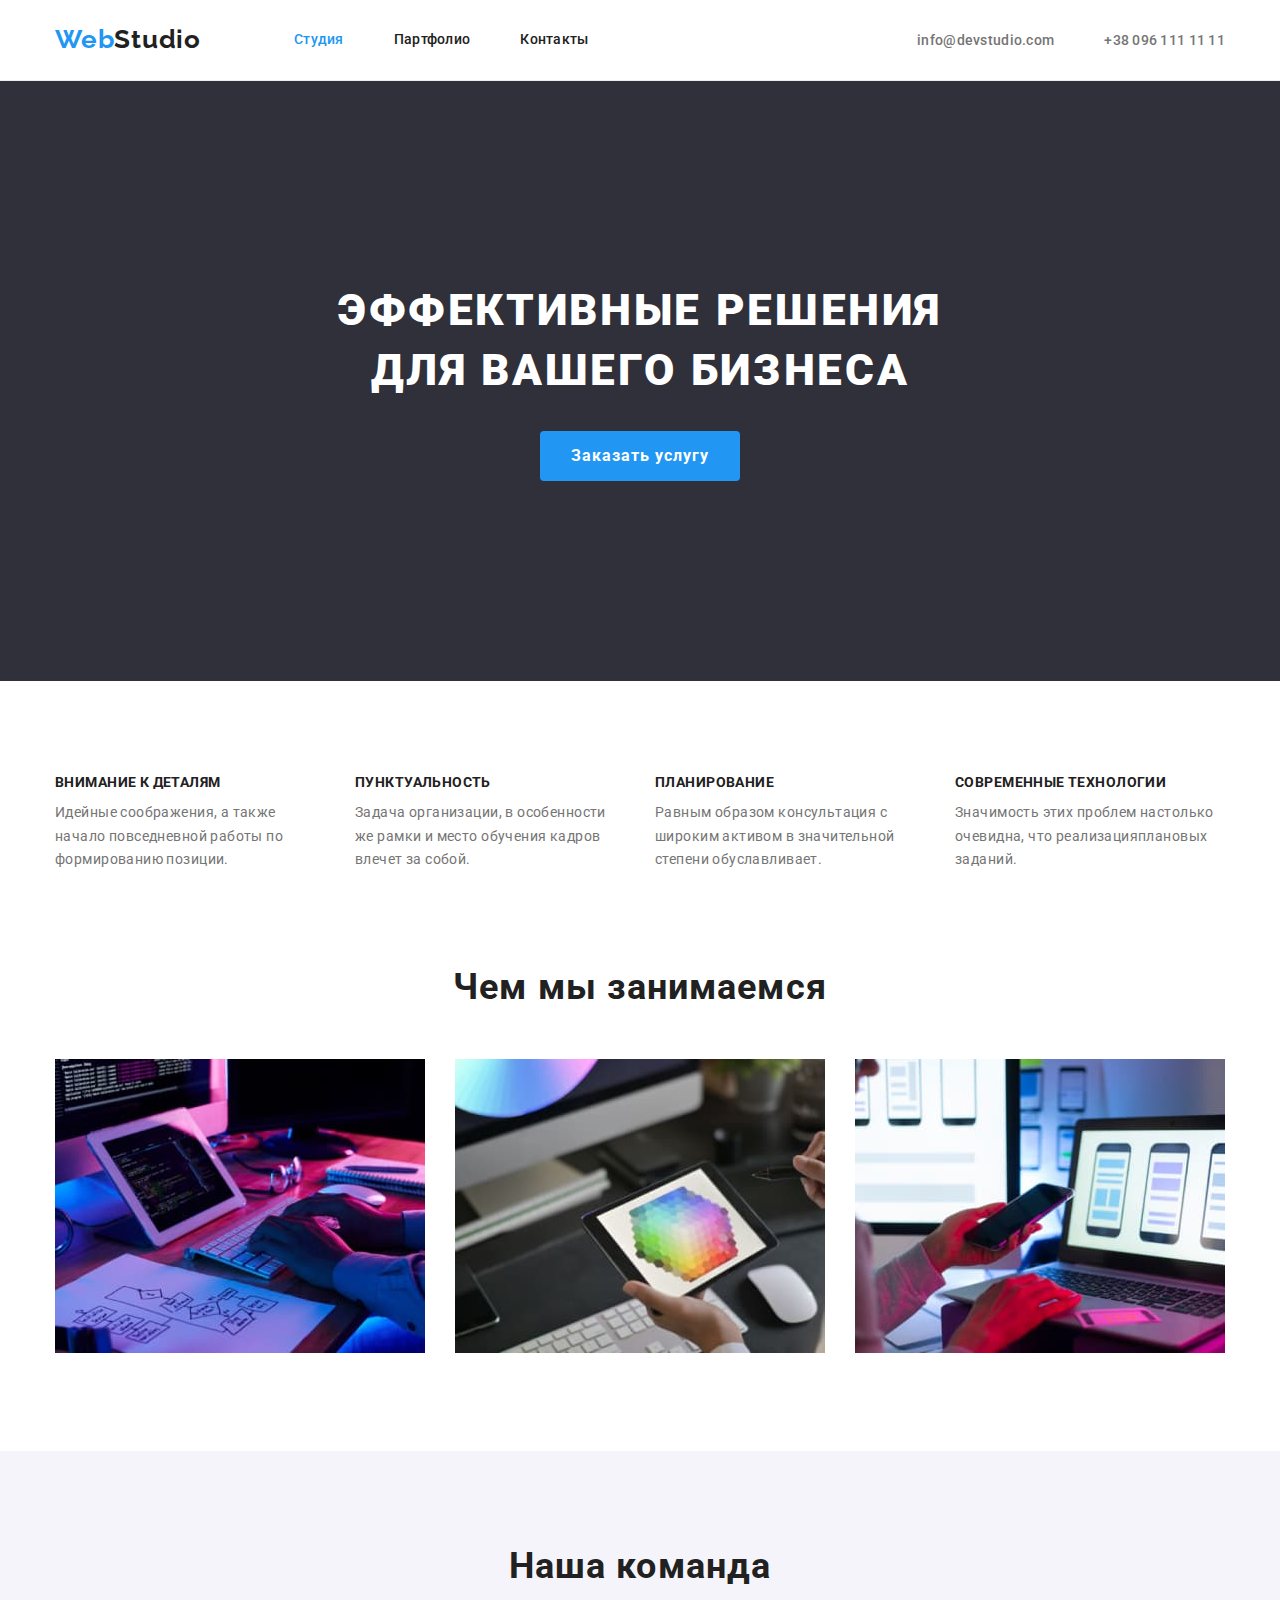
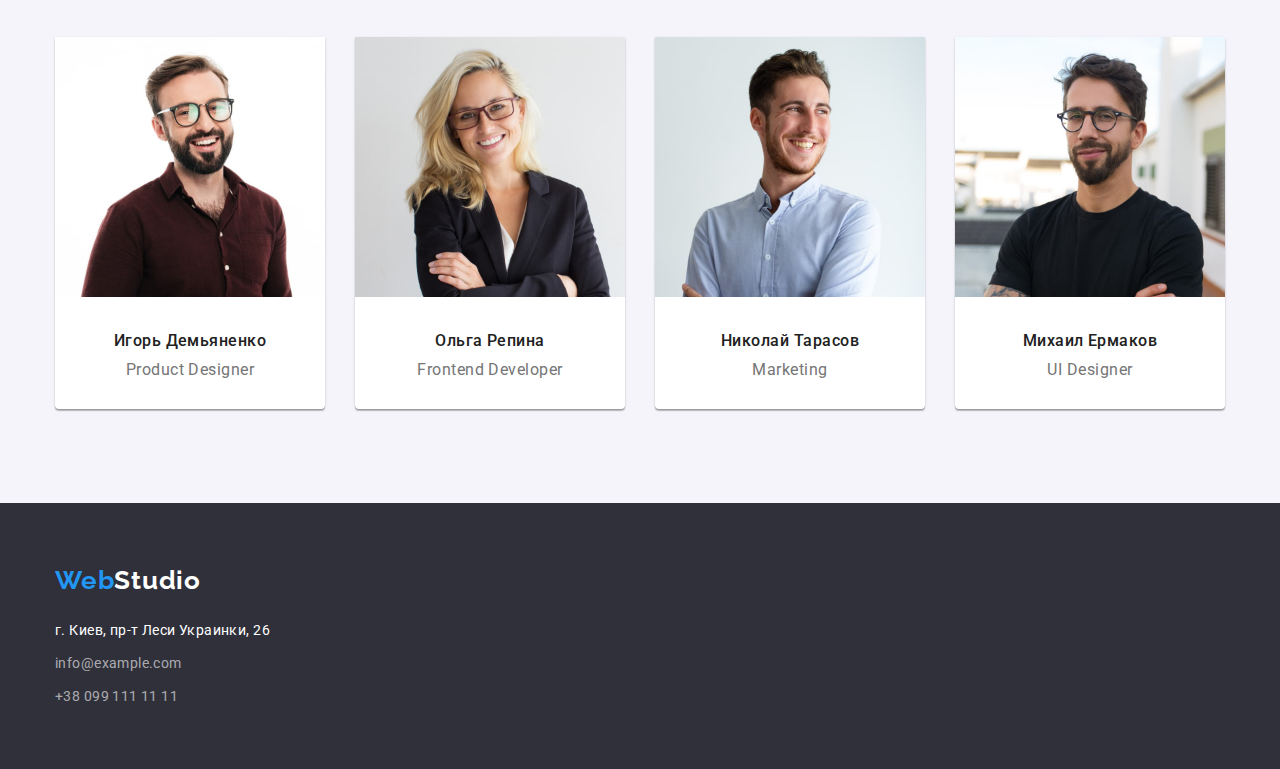
<file: index.html>
<!DOCTYPE html>
<html lang="ru">
  <head>
    <meta charset="UTF-8" />
    <meta http-equiv="X-UA-Compatible" content="IE=edge" />
    <meta name="viewport" content="width=device-width, initial-scale=1.0" />
    <title>Studio</title>

    <!--Normalize-->
    <link
      rel="stylesheet"
      href="https://cdn.jsdelivr.net/npm/modern-normalize@1.1.0/modern-normalize.min.css"
    />

    <!--Castom styles-->
    <link rel="stylesheet" href="./css/styles.css" />

    <!--Fonts-->
    <link rel="preconnect" href="https://fonts.googleapis.com" />
    <link rel="preconnect" href="https://fonts.gstatic.com" crossorigin />
    <link
      href="https://fonts.googleapis.com/css2?family=Raleway:wght@700&family=Roboto:wght@400;500;700;900&display=swap"
      rel="stylesheet"
    />
  </head>

  <body>
    <!--Header-->
    <header class="header">
      <div class="header-container container">
        <!--Novigations-->
        <a class="header-logo link" href="./index.html">
          <span class="logo-span"> Web</span>Studio</a
        >
        <nav>
          <ul class="navigation-list list">
            <li class="navigation-item">
              <a class="navigation-current link" href="./index.html">Студия</a>
            </li>
            <li class="navigation-item">
              <a class="navigation-portfolio link" href="./portfolio.html"
                >Партфолио</a
              >
            </li>
            <li class="navigation-item">
              <a class="navigation-contacts link" href="">Контакты</a>
            </li>
          </ul>
        </nav>

        <!--Contacts-->
        <ul class="contacts-list list">
          <li class="contacts-item">
            <a class="item-email link" href="mailto:info@devstudio.com"
              >info@devstudio.com</a
            >
          </li class="contacts-item">
          <li>
            <a class="item-phone link" href="tel:+380961111111"
              >+38 096 111 11 11</a
            >
          </li>
        </ul>
      </div>
    </header>

    <!--Main content-->
    <main>
      <!--Hero-->
      <section class="hero">
        <div class="hero-container container">
          <h1 class="hero-title">Эффективные решения для вашего бизнеса</h1>
          <button class="hero-btn btn" type="button">Заказать услугу</button>
        </div>
      </section>

      <!--Benefits-->
      <section class="benefits">
        <div class="container">
          <h2 hidden>hidden</h2>
          <ul class="benefits-list list">
            <li class="benefits-item">
              <h3 class="benefits-title">Внимание к деталям</h3>
              <p class="benefits-txt">
                Идейные соображения, а также начало повседневной работы по
                формированию позиции.
              </p>
            </li>
            <li class="benefits-item">
              <h3 class="benefits-title">Пунктуальность</h3>
              <p class="benefits-txt">
                Задача организации, в особенности же рамки и место обучения
                кадров влечет за собой.
              </p>
            </li>
            <li class="benefits-item">
              <h3 class="benefits-title">Планирование</h3>
              <p class="benefits-txt">
                Равным образом консультация с широким активом в значительной
                степени обуславливает.
              </p>
            </li>
            <li class="benefits-item">
              <h3 class="benefits-title">Современные технологии</h3>
              <p class="benefits-txt">
                Значимость этих проблем настолько очевидна, что
                реализацияплановых заданий.
              </p>
            </li>
          </ul>
        </div>
      </section>

      <!--Service-->
      <section class="service">
        <div class="container">
          <h2 class="service-title">Чем мы занимаемся</h2>
          <ul class="service-list list">
            <li class="service-item">
              <img
                src="./images/studio-img-1.jpg"
                alt="рабочий стол: монитор, планшет с кодом, работник печатает на клавиауре, подсвечено розовым"
                width="370"
                height="294"
              />
            </li>
            <li class="service-item">
              <img
                src="./images/studio-img-2.jpg"
                alt="ноутбук с примерами интерфейсов для смартфонов, в руках работника смартфон. "
                width="370"
                height="294"
              />
            </li>
            <li class="service-item">
              <img
                src="./images/studio-img-3.jpg"
                alt="в руках дизайнера пэн и планшет с примером цветового куга разделенного на деления "
                width="370"
                height="294"
              />
            </li>
          </ul>
        </div>
      </section>

      <!--Team-->
      <section class="team">
        <div class="container">
          <h2 class="team-title">Наша команда</h2>
          <ul class="team-list list">
            <li class="team-card">
              <img
                src="./images/studio-img-4.jpg"
                alt="улыбающийся мужчина 30 лет на белом фоне. в коричневой рубашке, с темными волосами, бородой, округлыми очками"
                width="270"
                height="260"
              />
              <div class="teammade-description">
              <h3 class="teammade">Игорь Демьяненко</h3>
              <p class="teammade-position" lang="en">Product Designer</p>
            </div>
            </li>

            <li class="team-card">
              <img
                src="./images/studio-img-5.jpg"
                alt="улыбающияся женщина 30 лет на сером фоне. блондинка в прямоугольных очках, черном пиджаке"
                width="270"
                height="260"
              />
              <div class="teammade-description">
              <h3 class="teammade">Ольга Репина</h3>
              <p class="teammade-position" lang="en">Frontend Developer</p>
            </div>
            </li>

            <li class="team-card">
              <img
                src="./images/studio-img-6.jpg"
                alt="улыбающийся мужчина 30 лет на сером фоне. в голубой рубашке, с рыжими волосами, щетиной"
                width="270"
                height="260"
              />
              <div class="teammade-description">
              <h3 class="teammade">Николай Тарасов</h3>
              <p class="teammade-position" lang="en">Marketing</p>
            </div>
            </li>

            <li class="team-card">
              <img
                src="./images/studio-img-7.jpg"
                alt="улыбающийся мужчина 30 лет на фоне города. в черной футболке, с черными волосами, бородой, округлыми очками"
                width="270"
                height="260"
              />
              <div class="teammade-description"> 
              <h3 class="teammade">Михаил Ермаков</h3>
              <p class="teammade-position" lang="en">UI Designer</p>
            </div>
            </li>
          </ul>
        </div>
      </section>
    </main>

    <!--Footer-->
    <footer class="footer">
      <div class="container">
        <a class="footer-logo link" href="./index.html">
          <span class="logo-span"> Web</span>Studio</a
        >
        <address>
          <ul class="list">
            <li>
              <a
                class="footer-link-adress link"
                href="https://www.google.com/maps/place/%D0%B1%D1%83%D0%BB.+%D0%9B%D0%B5%D1%81%D0%B8+%D0%A3%D0%BA%D1%80%D0%B0%D0%B8%D0%BD%D0%BA%D0%B8,+26,+%D0%9A%D0%B8%D0%B5%D0%B2,+%D0%A3%D0%BA%D1%80%D0%B0%D0%B8%D0%BD%D0%B0,+02000/data=!4m2!3m1!1s0x40d4cf0e033ecbe9:0x57a4dffefec77da0?sa=X&ved=2ahUKEwiR7r6asKr4AhVFR_EDHUUcAAkQ8gF6BAgIEAE"
                >г. Киев, пр-т Леси Украинки, 26</a
              >
            </li>
            <li>
              <a class="footer-email link" href="mailto:info@example.com"
                >info@example.com</a
              >
            </li>
            <li>
              <a class="footer-phone link" href="tel:+380991111111"
                >+38 099 111 11 11</a
              >
            </li>
          </ul>
        </address>
      </div>
    </footer>
  </body>
</html>
</file>
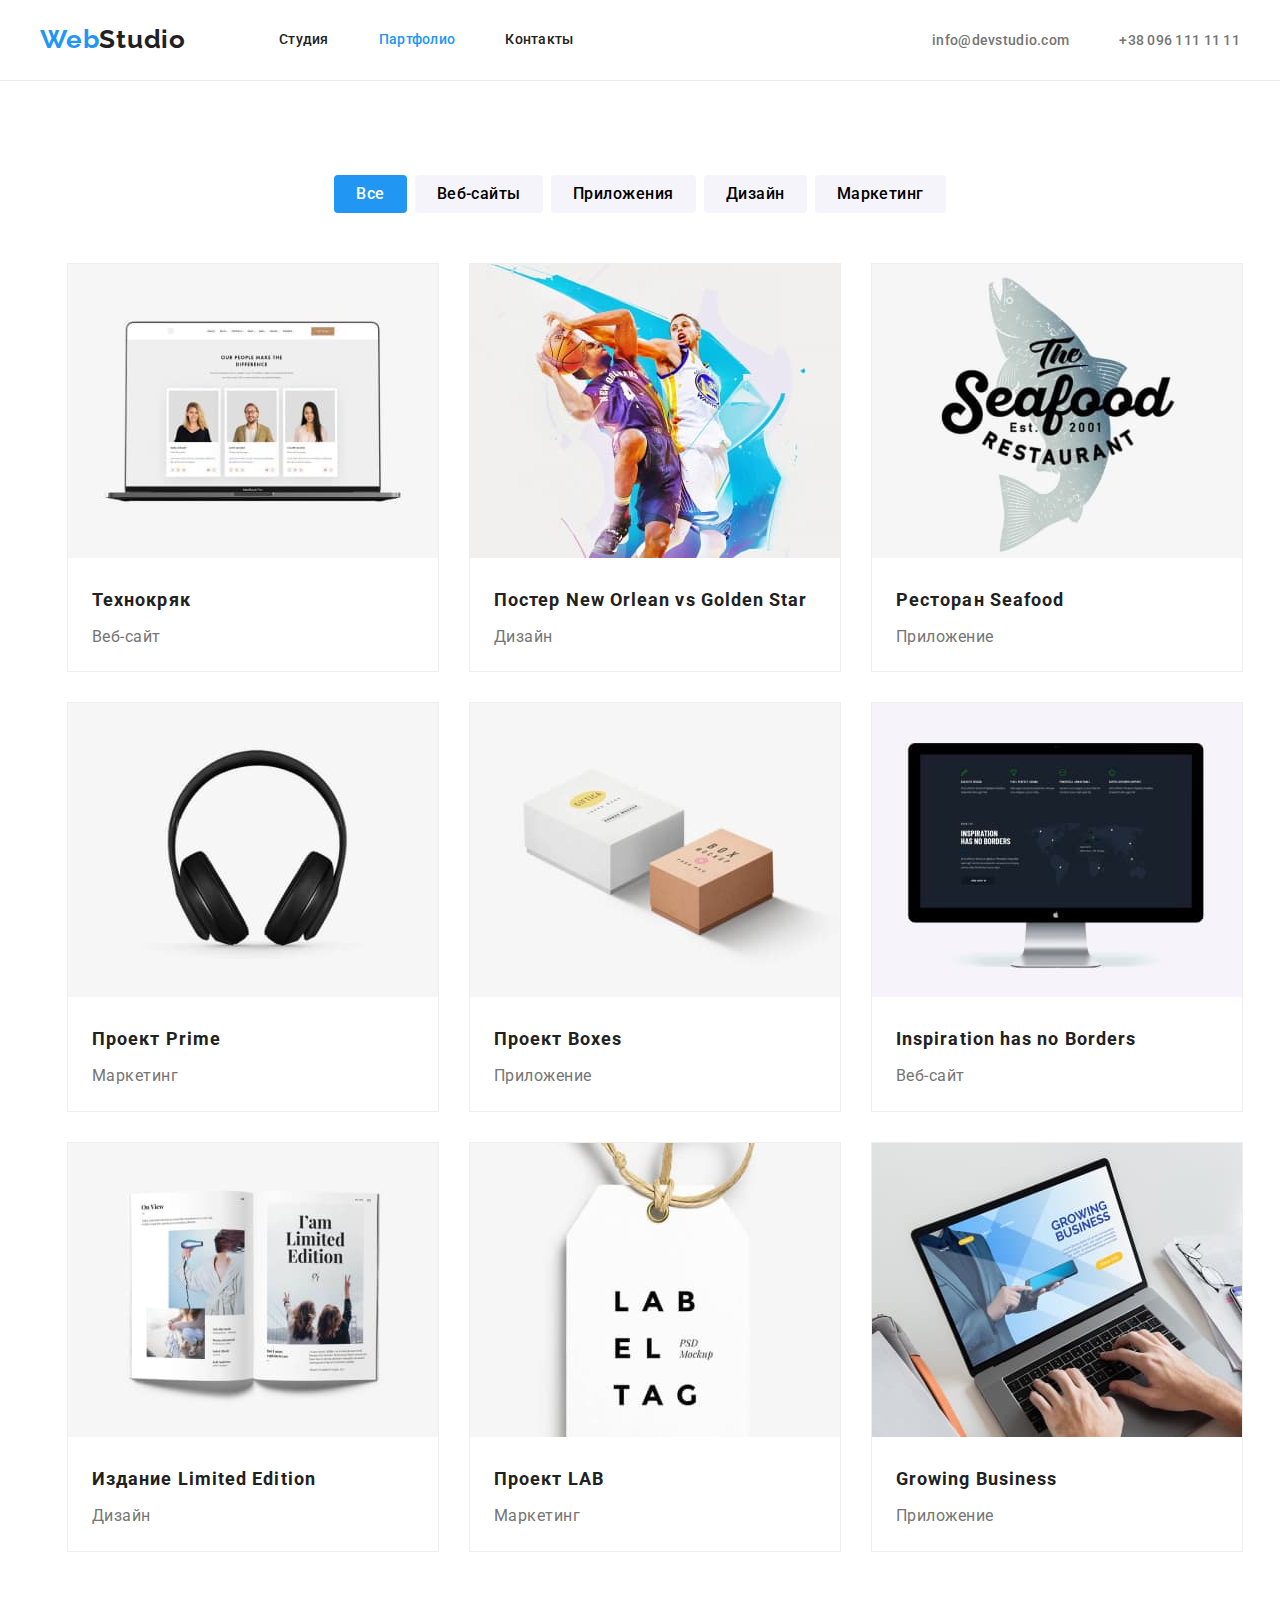
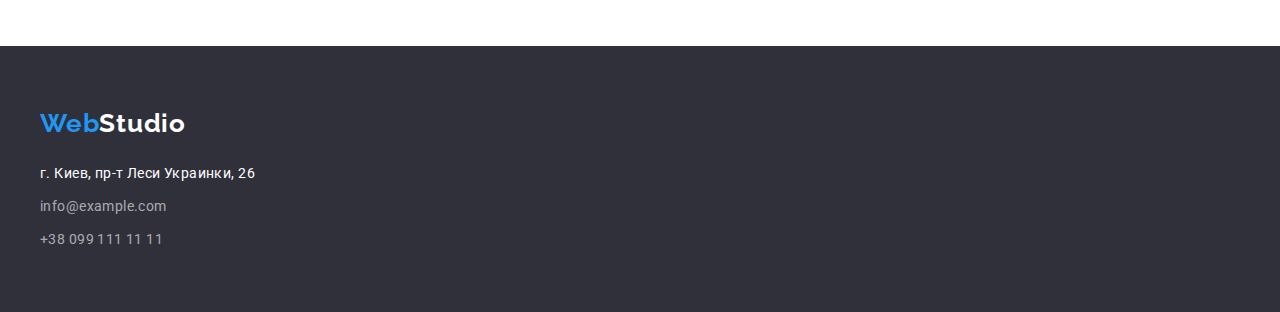
<file: portfolio.html>
<!DOCTYPE html>
<html lang="ru">
  <head>
    <meta charset="UTF-8" />
    <meta http-equiv="X-UA-Compatible" content="IE=edge" />
    <meta name="viewport" content="width=device-width, initial-scale=1.0" />
    <title>Portfolio</title>

    <!--Castom styles-->
    <link rel="stylesheet" href="./css/styles.css" />

    <!--Fonts-->
    <link rel="preconnect" href="https://fonts.googleapis.com" />
    <link rel="preconnect" href="https://fonts.gstatic.com" crossorigin />
    <link
      href="https://fonts.googleapis.com/css2?family=Oleo+Script&family=Raleway:wght@700&family=Roboto:wght@400;500;700;900&display=swap"
      rel="stylesheet"
    />
  </head>

  <body>
    <!--Header-->
    <header class="header">
      <div class="header-container container">
        <!--Novigations-->
        <a class="header-logo link" href="./index.html">
          <span class="logo-span"> Web</span>Studio</a
        >
        <nav>
          <ul class="navigation-list list">
            <li class="navigation-item">
              <a class="navigation-studio link" href="./index.html">Студия</a>
            </li>
            <li class="navigation-item">
              <a class="navigation-current link" href="./portfolio.html"
                >Партфолио</a
              >
            </li>
            <li class="navigation-item">
              <a class="navigation-contacts link" href="">Контакты</a>
            </li>
          </ul>
        </nav>

        <!--Contacts-->
        <ul class="contacts-list list">
          <li class="contacts-item">
            <a class="item-email link" href="mailto:info@devstudio.com"
              >info@devstudio.com</a
            >
          </li class="contacts-item">
          <li>
            <a class="item-phone link" href="tel:+380961111111"
              >+38 096 111 11 11</a
            >
          </li>
        </ul>
      </div>
    </header>

    <!--Main content-->
    <main>
      <!--Filter-->
      <section class="projects">
        <h1 hidden>Проекты</h1>
        <div class="container">
          <ul class="filter-list list">
            <li class="filter-item">
              <button class="filter-btn current btn" type="button">Все</button>
            </li>
            <li class="filter-item">
              <button class="filter-btn btn" type="button">Веб-сайты</button>
            </li>
            <li class="filter-item">
              <button class="filter-btn btn" type="button">Приложения</button>
            </li>
            <li class="filter-item">
              <button class="filter-btn btn" type="button">Дизайн</button>
            </li>
            <li class="filter-item">
              <button class="filter-btn btn" type="button">Маркетинг</button>
            </li>
          </ul>

          <!--Projects-->
          <ul class="projects-list list">
            <li class="projects-card">
              <a class="projects-link link" href="">
                <img
                  src="./images/portfolio-img-1.jpg"
                  alt="ноутбук с открытой страницей сайта: светлый фон, фотографии сотрудников, информация о сайте"
                  width="370"
                  height="294"
                />
                <div class="project-description">
                  <h2 class="projects-title">Технокряк</h2>
                  <p class="projects-txt">Веб-сайт</p>
                </div>
              </a>
            </li>
            <li class="projects-card">
              <a class="projects-link link" href="">
                <img
                  src="./images/portfolio-img-2.jpg"
                  alt="два афроамериканских баскетболиста в схватке за мяч. абстрактный голубой фон"
                  width="370"
                  height="294"
                />
                <div class="project-description">
                  <h2 class="projects-title">
                    Постер New Orlean vs Golden Star
                  </h2>
                  <p class="projects-txt">Дизайн</p>
                </div>
              </a>
            </li>
            <li class="projects-card">
              <a class="projects-link link" href="">
                <img
                  src="./images/portfolio-img-3.jpg"
                  lang="en"
                  alt="the seafood restaurant. est. 2001"
                  width="370"
                  height="294"
                />
                <div class="project-description">
                  <h2 class="projects-title">Ресторан Seafood</h2>
                  <p class="projects-txt">Приложение</p>
                </div>
              </a>
            </li>
            <li class="projects-card">
              <a class="projects-link link" href="">
                <img
                  src="./images/portfolio-img-4.jpg"
                  alt="черные игровые наушнкии на светло-бежевом фоне"
                  width="370"
                  height="294"
                />
                <div class="project-description">
                  <h2 class="projects-title">Проект Prime</h2>
                  <p class="projects-txt">Маркетинг</p>
                </div>
              </a>
            </li>
            <li class="projects-card">
              <a class="projects-link link" href="">
                <img
                  src="./images/portfolio-img-5.jpg"
                  alt="две небольшие прямоугольные картонные коробки на светло-бежевом фоне. одна побольше белого цвета, вторая меньше - крафтовая"
                  width="370"
                  height="294"
                />
                <div class="project-description">
                  <h2 class="projects-title">Проект Boxes</h2>
                  <p class="projects-txt">Приложение</p>
                </div>
              </a>
            </li>
            <li class="projects-card">
              <a class="projects-link link" href="">
                <img
                  src="./images/portfolio-img-6.jpg"
                  alt="монитор компьютера с открытым сайтом, темный фон"
                  width="370"
                  height="294"
                />
                <div class="project-description">
                  <h2 class="projects-title">Inspiration has no Borders</h2>
                  <p class="projects-txt">Веб-сайт</p>
                </div>
              </a>
            </li>
            <li class="projects-card">
              <a class="projects-link link" href="">
                <img
                  src="./images/portfolio-img-7.jpg"
                  alt="открытый журнал на светло-бежевом фоне с фотографиями девушек"
                  width="370"
                  height="294"
                />
                <div class="project-description">
                  <h2 class="projects-title">Издание Limited Edition</h2>
                  <p class="projects-txt">Дизайн</p>
                </div>
              </a>
            </li>
            <li class="projects-card">
              <a class="projects-link link" href="">
                <img
                  src="./images/portfolio-img-8.jpg"
                  alt="белая бумажная этикетка с скафтовой ленточкой на светло-бежевом фоне"
                  width="370"
                  height="294"
                />
                <div class="project-description">
                  <h2 class="projects-title">Проект LAB</h2>
                  <p class="projects-txt">Маркетинг</p>
                </div>
              </a>
            </li>
            <li class="projects-card">
              <a class="projects-link link" href="">
                <img
                  src="./images/portfolio-img-9.jpg"
                  alt="ноутбук на рабочем столе с открытой страницей Приложения"
                  width="370"
                  height="294"
                />
                <div class="project-description">
                  <h2 class="projects-title">Growing Business</h2>
                  <p class="projects-txt">Приложение</p>
                </div>
              </a>
            </li>
          </ul>
        </div>
      </section>
    </main>

    <!--Footer-->
    <footer class="footer">
      <div class="container">
        <a class="footer-logo link" href="./index.html">
          <span class="logo-span"> Web</span>Studio</a
        >
        <address>
          <ul class="list">
            <li>
              <a
                class="footer-link-adress link"
                href="https://www.google.com/maps/place/%D0%B1%D1%83%D0%BB.+%D0%9B%D0%B5%D1%81%D0%B8+%D0%A3%D0%BA%D1%80%D0%B0%D0%B8%D0%BD%D0%BA%D0%B8,+26,+%D0%9A%D0%B8%D0%B5%D0%B2,+%D0%A3%D0%BA%D1%80%D0%B0%D0%B8%D0%BD%D0%B0,+02000/data=!4m2!3m1!1s0x40d4cf0e033ecbe9:0x57a4dffefec77da0?sa=X&ved=2ahUKEwiR7r6asKr4AhVFR_EDHUUcAAkQ8gF6BAgIEAE"
                >г. Киев, пр-т Леси Украинки, 26</a
              >
            </li>
            <li>
              <a class="footer-email link" href="mailto:info@example.com"
                >info@example.com</a
              >
            </li>
            <li>
              <a class="footer-phone link" href="tel:+380991111111"
                >+38 099 111 11 11</a
              >
            </li>
          </ul>
        </address>
      </div>
    </footer>
  </body>
</html>
</file>
<file: css/styles.css>
:root {
  /*Colors*/
  --acent-color: #2196f3;
  --main-light-cl: #ffffff;
  --main-dark-cl: #2f303a;

  /*Text*/
  --txt-cl: #212121;
  --txt-light-cl: #757575;

  /*Other*/
  --shadow-style: 0px 4px 4px rgba(0, 0, 0, 0.25);
}

body {
  font-family: "Roboto", "Raleway", sans-serif;
  color: var(--txt-cl);
  margin: 0;
}

h1,
h2,
h3,
p {
  margin: 0px;
}

ul {
  margin: 0px;
  padding: 0px;
}

.container {
  width: 1200px;
  padding-left: 15px;
  padding-right: 15px;
  margin-left: auto;
  margin-right: auto;
}

.link {
  text-decoration: none;
}

.list {
  list-style-type: none;
}

.btn {
  filter: none;
  border: none;
}

/*Header logo*/
.header {
  border-bottom: 1px solid #ececec;
}

.header-container {
  display: flex;
  align-items: center;
}

.header-logo {
  font-family: "Raleway", sans-serif;
  font-weight: 700;
  font-size: 26px;
  line-height: 1.2;
  letter-spacing: 0.03em;
  color: var(--txt-cl);

  margin-right: 93px;
}

.logo-span {
  color: var(--acent-color);
}

/*Header navigations*/
.navigation-list {
  display: flex;
}

.navigation-item:not(:last-child) {
  margin-right: 50px;
}

.navigation-studio,
.navigation-portfolio,
.navigation-contacts,
.navigation-current {
  font-weight: 500;
  font-size: 14px;
  line-height: 1.14;
  letter-spacing: 0.02em;
  color: var(--txt-cl);

  display: block;
  padding: 32px 0;
}

.navigation-studio:hover,
.navigation-portfolio:hover,
.navigation-contacts:hover,
.navigation-studio:focus,
.navigation-portfolio:focus,
.navigation-contacts:focus {
  color: var(--acent-color);
  text-shadow: var(--shadow-style);
}

.navigation-current {
  color: var(--acent-color);
}

/*Header contacts*/
.contacts-list {
  display: flex;
  margin-left: auto;
}

.contacts-item:not(:last-child) {
  margin-right: 50px;
}

.item-email,
.item-phone {
  top: 32px;
  font-weight: 500;
  font-size: 14px;
  line-height: 16px;
  letter-spacing: 0.02em;
  color: var(--txt-light-cl);
  font-style: normal;

  display: block;
  padding: 32px 0;
}

.item-email:hover,
.item-phone:hover,
.item-email:focus,
.item-phone:focus {
  color: var(--acent-color);
}

/*Hero*/
.hero {
  background-color: var(--main-dark-cl);

  padding-top: 200px;
  padding-bottom: 200px;
}

.hero-container {
  display: flex;
  flex-direction: column;
  align-items: center;
}

.hero-title {
  font-weight: 900;
  font-size: 44px;
  line-height: 1.36;
  letter-spacing: 0.06em;
  text-transform: uppercase;
  color: var(--main-light-cl);

  text-align: center;
  width: 696px;
  margin-bottom: 30px;
}

.hero-btn {
  color: var(--main-light-cl);
  background-color: var(--acent-color);
  font-family: inherit;
  font-weight: 700;
  font-size: 16px;
  line-height: 1.88;
  letter-spacing: 0.06em;

  width: 200px;
  height: 50px;
  border-radius: 4px;
}

.hero-btn:hover,
.hero-btn:focus {
  background-color: #188ce8;
}

/*Benefits*/
.benefits {
  padding: 94px 0;
}

.benefits-list {
  display: flex;
  align-content: flex-start;
}

.benefits-item {
  width: 270px;
}

.benefits-item:not(:last-child) {
  margin-right: 30px;
}

.benefits-title {
  font-weight: 700;
  font-size: 14px;
  line-height: 1.14;
  letter-spacing: 0.03em;
  text-transform: uppercase;

  margin-bottom: 10px;
}

.benefits-txt {
  font-size: 14px;
  line-height: 1.71;
  letter-spacing: 0.03em;
  color: var(--txt-light-cl);
}

/*Service*/
.service {
  padding-bottom: 94px;
}

.service-title,
.team-title {
  font-weight: 700;
  font-size: 36px;
  line-height: 1.17;
  text-align: center;
  letter-spacing: 0.03em;

  margin-bottom: 50px;
}

.service-list {
  display: flex;
  align-items: flex-start;
}

.service-item:not(:last-child) {
  margin-right: 30px;
}

/*Team*/
.team {
  background-color: #f5f4fa;
  padding: 94px 0;
}

.team-list {
  display: flex;
  align-items: flex-start;
}

.team-card:not(:last-child) {
  margin-right: 30px;
}

.team-card {
  background-color: var(--main-light-cl);
  width: 270px;
  border-radius: 0px 0px 4px 4px;
  box-shadow: 0px 1px 3px rgba(0, 0, 0, 0.12), 0px 1px 1px rgba(0, 0, 0, 0.14),
    0px 2px 1px rgba(0, 0, 0, 0.2);
}

.teammade-description {
  text-align: center;
  padding: 30px 0;
}

.teammade {
  font-weight: 500;
  font-size: 16px;
  line-height: 1.19;
  letter-spacing: 0.03em;

  margin-bottom: 10px;
}

.teammade-position {
  font-weight: 400;
  font-size: 16px;
  line-height: 1.19;
  letter-spacing: 0.03em;
  color: var(--txt-light-cl);
}

/*Footer*/
.footer {
  background-color: var(--main-dark-cl);
  padding-top: 60px;
  padding-bottom: 60px;
}

.footer-logo {
  font-family: "Raleway", sans-serif;
  font-weight: 700;
  font-size: 26px;
  line-height: 1.38;
  letter-spacing: 0.03em;
  color: var(--main-light-cl);

  display: block;
  margin-bottom: 20px;
}

.footer-link-adress {
  font-size: 14px;
  line-height: 1.71;
  letter-spacing: 0.03em;
  color: var(--main-light-cl);
  font-style: normal;

  display: block;
  margin-bottom: 9px;
}

.footer-email,
.footer-phone {
  display: block;

  font-size: 14px;
  line-height: 1.71;
  letter-spacing: 0.03em;
  color: rgba(255, 255, 255, 0.6);
  font-style: normal;
}

.footer-email {
  margin-bottom: 9px;
}

.footer-email:hover,
.footer-phone:hover,
.footer-link-adress:hover,
.footer-email:focus,
.footer-phone:focus,
.footer-link-adress:focus {
  color: var(--acent-color);
}

/*Projects filter*/
.projects {
  padding: 94px 0;
}

.filter-list {
  display: flex;
  justify-content: center;
  margin-bottom: 50px;
}

.filter-item:not(:last-child) {
  margin-right: 8px;
}

.filter-btn {
  font-family: inherit;
  font-weight: 500;
  font-size: 16px;
  line-height: 1.6;
  letter-spacing: 0.03em;
  background-color: #f5f4fa;

  padding: 6px 22px;
  border-radius: 4px;
}

.filter-btn:hover,
.filter-btn:focus {
  color: var(--main-light-cl);
  background-color: var(--acent-color);
  cursor: pointer;
}

.filter-btn.current {
  color: var(--main-light-cl);
  background-color: var(--acent-color);
}

/*Projects*/
.projects-list {
  display: flex;
  flex-wrap: wrap;
  justify-content: center;
}

.project-description {
  padding: 20px 24px;
}

.projects-title {
  font-size: 18px;
  line-height: 2;
  letter-spacing: 0.06em;
  color: var(--txt-cl);

  margin-bottom: 4px;
}

.projects-txt {
  font-weight: 400;
  font-size: 16px;
  line-height: 1.86;
  letter-spacing: 0.03em;
  color: var(--txt-light-cl);
}

.projects-card {
  width: 370px;
  border: 1px solid #eeeeee;
  margin-right: 30px;
}

.projects-card:nth-child(-n + 6) {
  margin-bottom: 30px;
}

.projects-card:nth-child(3n + 3) {
  margin-right: -30px;
}
</file>
